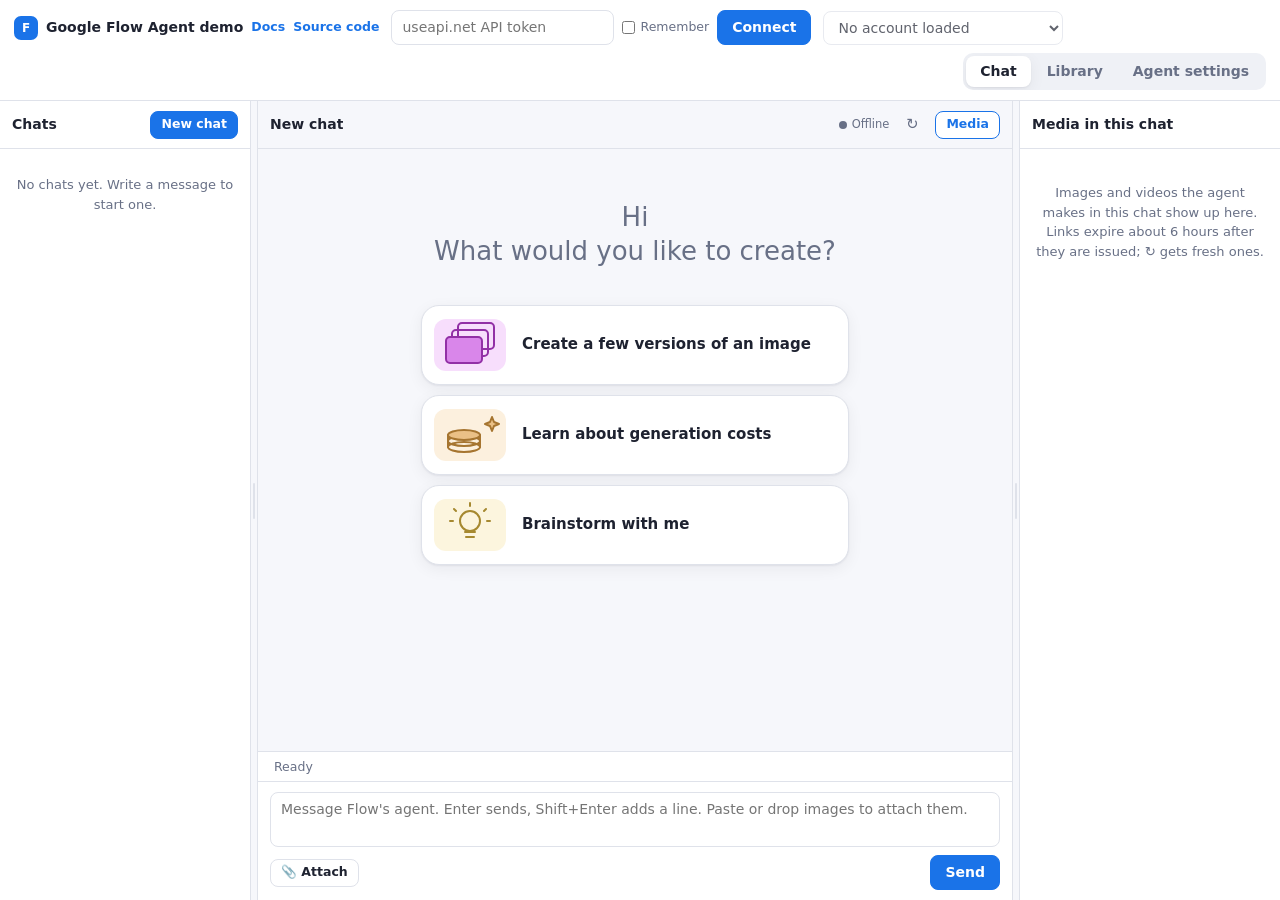
<file: google-flow-api-main/demo/index.html>
<!doctype html>
<html lang="en">
<head>
<meta charset="utf-8">
<meta name="viewport" content="width=device-width, initial-scale=1">
<title>Google Flow Agent API demo</title>
<meta name="description" content="A browser chat client for the useapi.net Google Flow Agent API: chat with Flow's agent, see its images and videos inline, attach uploads, characters and voices.">
<link rel="icon" href="data:image/svg+xml,%3Csvg xmlns='http://www.w3.org/2000/svg' viewBox='0 0 32 32'%3E%3Crect width='32' height='32' rx='8' fill='%231a73e8'/%3E%3Ctext x='16' y='22' font-family='Arial' font-size='16' font-weight='700' fill='white' text-anchor='middle'%3EF%3C/text%3E%3C/svg%3E">
<!--
  Google Flow Agent API demo (useapi.net): plain HTML, CSS and JavaScript in a few readable files. No framework, no build step,
  no dependencies. Open index.html in a browser (or serve the folder), paste your useapi.net API token, pick a Google Flow account.
  Docs: https://useapi.net/docs/api-google-flow-v1   Source: https://github.com/useapi/google-flow-api/tree/main/demo
  Files: api.js (API client), sse.js (the chat stream), render.js (messages, media, Markdown), app.js (the app), styles.css.
-->
<link rel="stylesheet" href="styles.css">
</head>
<body>
<div id="gf-app" class="gf-app">
  <header class="gf-top">
    <div class="gf-brand"><span class="gf-logo" aria-hidden="true">F</span>Google Flow Agent demo <span id="gf-dev-badge" class="gf-dev-badge" title="Calls go to the development API (api.useapi.net/v1-dev/google-flow)" hidden>DEV API</span> <a class="gf-doclink" href="https://useapi.net/docs/api-google-flow-v1" target="_blank" rel="noopener">Docs</a> <a class="gf-doclink gf-wide-only" href="https://github.com/useapi/google-flow-api/tree/main/demo" target="_blank" rel="noopener noreferrer" title="This page's source code on GitHub">Source code</a></div>
    <form id="gf-connect-form" class="gf-connect">
      <label class="gf-sr" for="gf-token">useapi.net API token</label>
      <input id="gf-token" type="password" placeholder="useapi.net API token" autocomplete="off" spellcheck="false">
      <label class="gf-check" title="Keeps the token in this browser tab (sessionStorage) until the tab closes"><input id="gf-remember" type="checkbox">Remember</label>
      <button id="gf-connect" class="gf-btn gf-btn-primary" type="submit">Connect</button>
    </form>
    <label class="gf-sr" for="gf-account">Google Flow account</label>
    <div class="gf-acct"><select id="gf-account" disabled><option value="">No account loaded</option></select></div>
    <div class="gf-tabs" role="tablist" aria-label="Demo sections">
      <button id="gf-tab-chat" class="gf-tab" type="button" role="tab" aria-controls="gf-panel-chat" aria-selected="true">Chat</button>
      <button id="gf-tab-library" class="gf-tab" type="button" role="tab" aria-controls="gf-panel-library" aria-selected="false" tabindex="-1">Library</button>
      <button id="gf-tab-settings" class="gf-tab" type="button" role="tab" aria-controls="gf-panel-settings" aria-selected="false" tabindex="-1">Agent settings</button>
    </div>
  </header>
  <div id="gf-top-msg" class="gf-top-msg" role="status" aria-live="polite" hidden></div>

  <section id="gf-panel-chat" class="gf-tabpanel" role="tabpanel" aria-labelledby="gf-tab-chat">
    <div id="gf-cols" class="gf-cols">
      <aside id="gf-pane-chats" class="gf-pane" aria-label="Chats">
        <div class="gf-pane-head">
          <h3>Chats</h3>
          <button id="gf-chats-close" class="gf-icon-btn gf-narrow-only" type="button" aria-label="Close the chat list" title="Close">&#x2715;</button>
          <button id="gf-new-chat" class="gf-btn gf-btn-sm gf-btn-primary" type="button">New chat</button>
        </div>
        <div class="gf-pane-body">
          <div id="gf-chats-caption" class="gf-list-caption" hidden><span id="gf-chats-age"></span> &middot; <button id="gf-refresh-chats" class="gf-link-btn" type="button" aria-label="Refresh the chat list" title="Refresh">&#x21bb;</button></div>
          <div id="gf-chat-list" class="gf-chat-list" role="list"></div>
          <div id="gf-chats-state" class="gf-state" role="status">Connect to see your chats.</div>
        </div>
      </aside>
      <div class="gf-split" data-side="left" role="separator" tabindex="0" aria-orientation="vertical" aria-controls="gf-pane-chats" aria-label="Resize the chat list (arrow keys)"></div>
      <section id="gf-convo" class="gf-pane gf-convo" aria-label="Conversation">
        <div class="gf-pane-head">
          <button id="gf-chats-toggle" class="gf-icon-btn gf-narrow-only" type="button" aria-controls="gf-pane-chats" aria-expanded="false" aria-label="Show the chat list" title="Chats">&#x2630;</button>
          <div class="gf-convo-title"><h3 id="gf-chat-title">New chat</h3><span id="gf-chat-status" class="gf-pill" hidden></span></div>
          <span id="gf-conn" class="gf-conn gf-conn-off" role="status"><span class="gf-dot"></span><span id="gf-conn-text" class="gf-conn-text">Offline</span></span>
          <button id="gf-reload" class="gf-icon-btn" type="button" title="Read the chat again (fresh media links)" aria-label="Read the chat again" disabled>&#x21bb;</button>
          <button id="gf-media-toggle" class="gf-btn gf-btn-sm gf-media-toggle" type="button" aria-controls="gf-pane-media" aria-expanded="true" title="Show or hide this chat's images and videos">Media <span id="gf-media-count" class="gf-count"></span></button>
        </div>
        <div id="gf-log" class="gf-log" tabindex="0" aria-label="Messages"></div>
        <div id="gf-drop" class="gf-drop" hidden>Drop images to attach them</div>
        <div class="gf-statusbar" role="status" aria-live="polite"><span id="gf-spinner" class="gf-spinner" hidden></span><span id="gf-activity">Ready</span></div>
        <div class="gf-composer">
          <div id="gf-attachments" class="gf-chips" aria-label="Attached to the next message"></div>
          <label class="gf-sr" for="gf-input">Message</label>
          <textarea id="gf-input" rows="2" placeholder="Message Flow's agent. Enter sends, Shift+Enter adds a line. Paste or drop images to attach them."></textarea>
          <div class="gf-composer-row">
            <div class="gf-attach-wrap">
              <button id="gf-attach" class="gf-btn gf-btn-sm" type="button" aria-haspopup="menu" aria-expanded="false" aria-controls="gf-attach-menu" title="Attach images, a video, voices or characters">&#x1F4CE; Attach</button>
              <div id="gf-attach-menu" class="gf-menu" role="menu" hidden>
                <button type="button" role="menuitem" data-attach="upload">Upload image<small>JPEG, PNG or WebP, up to 20 MB</small></button>
                <button type="button" role="menuitem" data-attach="media">Earlier images and videos<small>from your Flow project</small></button>
                <button type="button" role="menuitem" data-attach="characters">Characters<small>saved on the account</small></button>
                <button type="button" role="menuitem" data-attach="voices">Voices<small>built-in and your own</small></button>
              </div>
              <input id="gf-upload" class="gf-sr" type="file" accept="image/jpeg,image/png,image/webp" multiple tabindex="-1">
            </div>
            <span id="gf-composer-msg" class="gf-item-msg" role="status"></span>
            <button id="gf-send" class="gf-btn gf-btn-primary" type="button">Send</button>
          </div>
        </div>
      </section>
      <div class="gf-split" data-side="right" role="separator" tabindex="0" aria-orientation="vertical" aria-controls="gf-pane-media" aria-label="Resize the media panel (arrow keys)"></div>
      <aside id="gf-pane-media" class="gf-pane" aria-label="Images and videos in this chat">
        <div class="gf-pane-head"><h3>Media in this chat</h3><button id="gf-media-close" class="gf-icon-btn gf-narrow-only" type="button" aria-label="Close the media panel" title="Close">&#x2715;</button></div>
        <div class="gf-pane-body">
          <div id="gf-chat-media" class="gf-file-list" role="list"></div>
          <div id="gf-chat-media-state" class="gf-state">Images and videos the agent makes in this chat show up here. Links expire about 6 hours after they are issued; &#x21bb; gets fresh ones.</div>
        </div>
      </aside>
    </div>
  </section>

  <section id="gf-panel-library" class="gf-tabpanel gf-scroll" role="tabpanel" aria-labelledby="gf-tab-library" hidden>
    <div class="gf-toolbar">
      <label>Project<select id="gf-l-project"><option value="">Main project (API generations)</option></select></label>
      <label>Type<select id="gf-l-type"><option value="">Images and videos</option><option value="IMAGE">Images</option><option value="VIDEO">Videos</option></select></label>
      <label class="gf-check"><input id="gf-l-uploads" type="checkbox">Uploads only</label>
      <button id="gf-l-refresh" class="gf-btn" type="button">Refresh</button>
      <span class="gf-grow"></span>
      <label class="gf-btn gf-btn-primary gf-file-btn">Upload image<input id="gf-l-upload" class="gf-sr" type="file" accept="image/jpeg,image/png,image/webp" multiple></label>
    </div>
    <div id="gf-l-msg" class="gf-state" role="status"></div>
    <div id="gf-l-grid" class="gf-grid" role="list"></div>
    <div id="gf-l-state" class="gf-state" role="status">Connect to see the account's images and videos.</div>
    <button id="gf-l-more" class="gf-btn gf-btn-sm gf-more" type="button" hidden>Show more</button>
  </section>

  <section id="gf-panel-settings" class="gf-tabpanel gf-scroll" role="tabpanel" aria-labelledby="gf-tab-settings" hidden>
    <div class="gf-settings">
      <div class="gf-card">
        <div class="gf-card-head"><h3>Spending credits</h3><span id="gf-s-project" class="gf-muted gf-mono"></span><button id="gf-s-refresh" class="gf-btn gf-btn-sm" type="button">Refresh</button></div>
        <div class="gf-radio">
          <label><input type="radio" name="gf-approval" value="ask"><span>Ask first<small>The agent shows the cost and waits for Approve before it makes images or videos.</small></span></label>
          <label><input type="radio" name="gf-approval" value="auto"><span>Spend automatically<small>The agent makes images and videos without asking. Flow credits are spent at once.</small></span></label>
        </div>
      </div>
      <div class="gf-card">
        <div class="gf-card-head"><h3>Instructions</h3><span class="gf-muted">up to 3, followed in every chat</span></div>
        <div id="gf-s-instructions"></div>
      </div>
      <div class="gf-card">
        <div class="gf-card-head"><h3>Default models</h3></div>
        <div class="gf-defaults">
          <label>Image model<select id="gf-s-img-model"></select></label>
          <label>Aspect ratio<select id="gf-s-img-aspect"></select></label>
          <label>Count<select id="gf-s-img-count"></select></label>
          <label>Video model<select id="gf-s-vid-model"></select></label>
          <label>Aspect ratio<select id="gf-s-vid-aspect"></select></label>
          <label>Count<select id="gf-s-vid-count"></select></label>
        </div>
        <p id="gf-s-models-note" class="gf-item-msg" role="status"></p>
        <p class="gf-note">The agent picks its own model when nothing is set. The project here is the account's agent project, made with its first chat.</p>
      </div>
      <div class="gf-save-row"><button id="gf-s-save" class="gf-btn gf-btn-primary" type="button">Save settings</button><span id="gf-s-msg" class="gf-item-msg" role="status"></span></div>
    </div>
  </section>

  <dialog id="gf-picker" class="gf-dialog" aria-labelledby="gf-picker-title">
    <div class="gf-dialog-inner">
      <div class="gf-pane-head">
        <h3 id="gf-picker-title">Attach</h3>
        <div class="gf-tabs" role="tablist" aria-label="What to attach">
          <button class="gf-tab" type="button" role="tab" data-pick="media" aria-selected="true">Images and videos</button>
          <button class="gf-tab" type="button" role="tab" data-pick="characters" aria-selected="false" tabindex="-1">Characters</button>
          <button class="gf-tab" type="button" role="tab" data-pick="voices" aria-selected="false" tabindex="-1">Voices</button>
        </div>
        <button id="gf-picker-close" class="gf-icon-btn" type="button" aria-label="Close" title="Close">&#x2715;</button>
      </div>
      <div class="gf-toolbar" id="gf-picker-tools"></div>
      <div class="gf-dialog-body">
        <div id="gf-picker-msg" class="gf-state" role="status"></div>
        <div id="gf-picker-grid" class="gf-pick-grid" role="list"></div>
        <button id="gf-picker-more" class="gf-btn gf-btn-sm gf-more" type="button" hidden>Show more</button>
      </div>
    </div>
  </dialog>

  <dialog id="gf-lightbox" class="gf-lightbox" aria-label="Preview">
    <div class="gf-lb">
      <div class="gf-lb-bar">
        <span id="gf-lb-title" class="gf-lb-title"></span>
        <button id="gf-lb-prev" class="gf-icon-btn" type="button" aria-label="Previous" title="Previous (Left arrow)">&#x2039;</button>
        <button id="gf-lb-next" class="gf-icon-btn" type="button" aria-label="Next" title="Next (Right arrow)">&#x203A;</button>
        <button id="gf-lb-use" class="gf-btn gf-btn-sm" type="button">Use in next message</button>
        <button id="gf-lb-download" class="gf-btn gf-btn-sm" type="button">Download</button>
        <button id="gf-lb-close" class="gf-icon-btn" type="button" aria-label="Close" title="Close (Escape)">&#x2715;</button>
      </div>
      <div id="gf-lb-msg" class="gf-lb-msg" role="status"></div>
      <div id="gf-lb-stage" class="gf-lb-stage"></div>
    </div>
  </dialog>
</div>
<script src="api.js"></script>
<script src="sse.js"></script>
<script src="render.js"></script>
<script src="app.js"></script>
</body>
</html>
</file>
<file: google-flow-api-main/demo/styles.css>
/* Google Flow Agent API demo (useapi.net): the page's styles. Plain CSS, no build step.
   The visual language matches the Muse API demo (github.com/useapi/muse-api/tree/main/demo): the same tokens, controls and
   three-column layout, with a Google blue accent. */

/* The standalone page fills the browser window (100dvh keeps the composer above a phone's toolbars) */
html, body { margin: 0; height: 100%; background: #f6f7fb; }
@media (prefers-color-scheme: dark) { html, body { background: #14151b; } }

/* ===== Theme: design tokens. Every color is a variable on .gf-app, so the app can sit inside another page without changing
   that page. Light by default; the dark values follow prefers-color-scheme. ===== */
.gf-app {
  --gf-bg: #f6f7fb; --gf-panel: #ffffff; --gf-sunk: #eff1f6; --gf-border: #dfe2ea; --gf-text: #1e2230; --gf-muted: #687086;
  --gf-accent: #1a73e8; --gf-accent-soft: rgba(26, 115, 232, 0.12); --gf-on-accent: #ffffff;
  --gf-user: #e3edfd; --gf-agent: #ffffff; --gf-danger: #c42b3b; --gf-danger-soft: rgba(196, 43, 59, 0.1);
  --gf-ok: #18794a; --gf-warn: #9a5b00; --gf-warn-soft: #fff6e3; --gf-warn-border: #f0c97a;
  --gf-shadow: 0 1px 2px rgba(20, 22, 40, 0.06), 0 4px 16px rgba(20, 22, 40, 0.06);
  --gf-left: 250px; --gf-right: 260px;
  color-scheme: light;
}
@media (prefers-color-scheme: dark) {
  .gf-app {
    --gf-bg: #14151b; --gf-panel: #1c1e26; --gf-sunk: #252833; --gf-border: #31354a; --gf-text: #e7e8f0; --gf-muted: #9aa1b6;
    --gf-accent: #7cacf8; --gf-accent-soft: rgba(124, 172, 248, 0.16); --gf-on-accent: #10141c;
    --gf-user: #1f3050; --gf-agent: #1f2129; --gf-danger: #ff7a86; --gf-danger-soft: rgba(255, 122, 134, 0.12);
    --gf-ok: #57d095; --gf-warn: #f2bd61; --gf-warn-soft: #2e2615; --gf-warn-border: #6b5220;
    --gf-shadow: 0 1px 2px rgba(0, 0, 0, 0.3), 0 4px 16px rgba(0, 0, 0, 0.25);
    /* native scrollbars and form controls (the message box) follow the dark theme */
    color-scheme: dark;
  }
}

/* ===== Base ===== */
.gf-app { container-type: inline-size; display: flex; flex-direction: column; height: 100vh; height: 100dvh; background: var(--gf-bg); color: var(--gf-text); overflow: hidden; font: 14px/1.5 system-ui, -apple-system, "Segoe UI", Roboto, Helvetica, Arial, sans-serif; text-align: left; }
.gf-app *, .gf-app *::before, .gf-app *::after { box-sizing: border-box; }
/* :where() keeps these at the lowest specificity, so every class below (button colors, sizes) wins over them */
:where(#gf-app) :where(button, input, select, textarea) { font: inherit; color: inherit; margin: 0; }
:where(#gf-app) button { color: var(--gf-text); }
#gf-app p { margin: 0 0 0.6em; }
#gf-app h3 { margin: 0; font-size: 14px; font-weight: 650; line-height: 1.3; }
#gf-app ul, #gf-app ol { margin: 0.3em 0 0.6em; padding-left: 1.4em; }
#gf-app code { font: 12.5px/1.4 ui-monospace, SFMono-Regular, Menlo, Consolas, monospace; background: var(--gf-sunk); border-radius: 4px; padding: 0.1em 0.35em; }
#gf-app pre { max-width: 100%; background: var(--gf-sunk); border-radius: 8px; padding: 10px; overflow-x: auto; margin: 0.4em 0; font: 12px/1.45 ui-monospace, SFMono-Regular, Menlo, Consolas, monospace; }
#gf-app pre code { padding: 0; background: none; }
#gf-app a { color: var(--gf-accent); }
/* the hidden attribute always wins over a class's display (a status pill, the Steps toggle, a drawer) */
#gf-app [hidden] { display: none !important; }
.gf-sr { position: absolute !important; width: 1px; height: 1px; padding: 0; margin: -1px; overflow: hidden; clip: rect(0 0 0 0); white-space: nowrap; border: 0; }
.gf-app :focus-visible { outline: 2px solid var(--gf-accent); outline-offset: 2px; }
.gf-muted { color: var(--gf-muted); }
.gf-mono { font-family: ui-monospace, SFMono-Regular, Menlo, Consolas, monospace; font-size: 12px; overflow-wrap: anywhere; }
.gf-narrow-only { display: none !important; }

/* ===== Controls ===== */
.gf-app input[type=password], .gf-app input[type=url], .gf-app input[type=text], .gf-app input[type=search], .gf-app select, .gf-app textarea { background: var(--gf-panel); border: 1px solid var(--gf-border); border-radius: 8px; padding: 6px 10px; min-height: 34px; }
.gf-app select { padding-right: 6px; max-width: 100%; }
.gf-btn { display: inline-flex; align-items: center; justify-content: center; gap: 6px; min-height: 34px; padding: 6px 14px; border: 1px solid var(--gf-border); border-radius: 8px; background: var(--gf-panel); color: var(--gf-text); font-weight: 600; cursor: pointer; white-space: nowrap; text-decoration: none; }
.gf-btn:hover { border-color: var(--gf-accent); }
.gf-btn:disabled { opacity: 0.5; cursor: default; border-color: var(--gf-border); }
.gf-btn-primary { background: var(--gf-accent); border-color: var(--gf-accent); color: var(--gf-on-accent); }
.gf-btn-danger { color: var(--gf-danger); }
.gf-btn-sm, #gf-app .gf-btn-sm { min-height: 28px; padding: 3px 10px; font-size: 12.5px; }
.gf-icon-btn { display: inline-flex; align-items: center; justify-content: center; width: 30px; height: 30px; border: 1px solid transparent; border-radius: 8px; background: transparent; color: var(--gf-muted); cursor: pointer; font-size: 15px; padding: 0; }
.gf-icon-btn:hover { background: var(--gf-sunk); color: var(--gf-text); }
.gf-busy { position: relative; color: transparent !important; }
.gf-busy::after { content: ""; position: absolute; width: 14px; height: 14px; border: 2px solid var(--gf-muted); border-top-color: transparent; border-radius: 50%; animation: gf-spin 0.8s linear infinite; }
.gf-btn-primary.gf-busy::after { border-color: var(--gf-on-accent); border-top-color: transparent; }
.gf-file-btn { position: relative; }
.gf-file-btn:focus-within { outline: 2px solid var(--gf-accent); outline-offset: 2px; }
.gf-check { display: inline-flex; align-items: center; gap: 6px; font-size: 12.5px; color: var(--gf-muted); white-space: nowrap; cursor: pointer; }
.gf-pill { display: inline-block; padding: 1px 8px; border-radius: 999px; font-size: 11px; font-weight: 650; background: var(--gf-sunk); color: var(--gf-muted); max-width: 100%; overflow: hidden; text-overflow: ellipsis; white-space: nowrap; vertical-align: middle; flex: 0 1 auto; min-width: 0; }
.gf-pill-running, .gf-pill-queued, .gf-pill-pending { background: var(--gf-accent-soft); color: var(--gf-accent); }
.gf-pill-idle, .gf-pill-completed { color: var(--gf-ok); }
.gf-pill-failed, .gf-pill-error { color: var(--gf-danger); }
.gf-pill-waiting_approval { background: var(--gf-warn-soft); color: var(--gf-warn); }
.gf-item-msg { font-size: 12.5px; color: var(--gf-muted); white-space: pre-line; overflow-wrap: anywhere; }
.gf-item-msg:empty { display: none; }
.gf-msg-error { color: var(--gf-danger) !important; }
.gf-msg-ok { color: var(--gf-ok) !important; }
.gf-confirm { display: flex; flex-wrap: wrap; align-items: center; gap: 6px; padding: 6px 8px; margin-top: 6px; border-radius: 8px; background: var(--gf-danger-soft); font-size: 12.5px; }
.gf-confirm span { flex: 1 1 120px; }
.gf-state { padding: 14px; text-align: center; color: var(--gf-muted); font-size: 13px; }
.gf-state:empty { display: none; }
.gf-link-btn { padding: 0 4px; border: 0; border-radius: 6px; background: transparent; color: var(--gf-accent); font-size: 13px; line-height: 1.4; cursor: pointer; }
.gf-link-btn:hover { background: var(--gf-sunk); }
.gf-link-btn:disabled { opacity: 0.4; cursor: default; background: transparent; }

/* ===== Top bar: brand and links, token form, account picker, tabs ===== */
.gf-top { display: flex; flex-wrap: wrap; align-items: center; gap: 8px 12px; padding: 10px 14px; background: var(--gf-panel); border-bottom: 1px solid var(--gf-border); }
.gf-brand { display: flex; align-items: center; gap: 8px; font-weight: 700; white-space: nowrap; }
.gf-logo { display: inline-grid; place-items: center; width: 24px; height: 24px; border-radius: 7px; background: var(--gf-accent); color: var(--gf-on-accent); font-size: 12px; }
.gf-dev-badge { padding: 1px 7px; border-radius: 999px; background: var(--gf-warn-soft); border: 1px solid var(--gf-warn-border); color: var(--gf-warn); font-size: 10.5px; font-weight: 700; letter-spacing: 0.04em; }
.gf-dev-badge[hidden] { display: none; }
.gf-doclink { font-size: 12.5px; font-weight: 600; color: var(--gf-accent); text-decoration: none; white-space: nowrap; }
.gf-doclink:hover { text-decoration: underline; }
.gf-connect { display: flex; flex-wrap: wrap; align-items: center; gap: 8px; flex: 1 1 360px; max-width: 420px; min-width: 0; }
.gf-connect input[type=password] { flex: 1 1 160px; min-width: 0; max-width: 240px; }
.gf-acct { display: flex; flex: 0 1 240px; min-width: min(180px, 100%); }
#gf-account { width: 100%; min-width: 0; }
.gf-tabs { display: flex; gap: 2px; max-width: 100%; padding: 3px; border-radius: 10px; background: var(--gf-sunk); overflow-x: auto; scrollbar-width: none; }
.gf-top > .gf-tabs { margin-left: auto; }
.gf-tab { flex: none; border: 0; background: transparent; padding: 5px 14px; border-radius: 8px; cursor: pointer; color: var(--gf-muted); font-weight: 650; white-space: nowrap; }
.gf-tab[aria-selected=true] { background: var(--gf-panel); color: var(--gf-text); box-shadow: var(--gf-shadow); }
.gf-top-msg { padding: 8px 14px; font-size: 13px; background: var(--gf-accent-soft); border-bottom: 1px solid var(--gf-border); }
.gf-top-msg.gf-msg-error { background: var(--gf-danger-soft); }
.gf-tabpanel { flex: 1; min-height: 0; display: flex; flex-direction: column; }
.gf-tabpanel[hidden] { display: none; }
.gf-scroll { overflow: auto; }

/* ===== Chat tab: three resizable columns (chat list | conversation | the chat's media) ===== */
.gf-cols { flex: 1; min-height: 0; display: grid; grid-template-columns: var(--gf-left) 8px minmax(260px, 1fr) 8px var(--gf-right); }
.gf-cols.gf-media-closed { grid-template-columns: var(--gf-left) 8px minmax(260px, 1fr); }
.gf-media-closed > [data-side=right], .gf-media-closed > #gf-pane-media { display: none; }
.gf-pane { display: flex; flex-direction: column; min-width: 0; min-height: 0; background: var(--gf-panel); }
.gf-pane-head { display: flex; align-items: center; gap: 8px; min-height: 48px; padding: 8px 12px; border-bottom: 1px solid var(--gf-border); }
.gf-pane-head h3 { flex: 1; min-width: 0; overflow: hidden; text-overflow: ellipsis; white-space: nowrap; }
.gf-pane-body { flex: 1; min-height: 0; overflow-x: hidden; overflow-y: auto; }
.gf-split { position: relative; background: var(--gf-bg); border-left: 1px solid var(--gf-border); border-right: 1px solid var(--gf-border); cursor: col-resize; touch-action: none; }
.gf-split::after { content: ""; position: absolute; left: 2px; top: 50%; width: 2px; height: 36px; margin-top: -18px; border-radius: 2px; background: var(--gf-border); }
.gf-split:hover::after, .gf-split:focus-visible::after, .gf-split.gf-dragging::after { background: var(--gf-accent); }

/* chat list */
.gf-list-caption { display: flex; align-items: center; gap: 4px; padding: 6px 12px 0; font-size: 11.5px; color: var(--gf-muted); }
.gf-list-caption[hidden] { display: none; }
.gf-chat-list { padding: 6px; min-width: 0; }
.gf-chat-item { position: relative; min-width: 0; border-radius: 9px; margin-bottom: 2px; }
.gf-chat-item:hover { background: var(--gf-sunk); }
.gf-chat-item.gf-current { background: var(--gf-accent-soft); }
.gf-chat-open { display: block; width: 100%; min-width: 0; padding: 8px 10px; border: 0; background: transparent; text-align: left; cursor: pointer; border-radius: 9px; }
.gf-chat-title { display: block; padding-right: 54px; font-weight: 600; overflow: hidden; text-overflow: ellipsis; white-space: nowrap; }
.gf-chat-meta { display: flex; align-items: center; gap: 6px; min-width: 0; margin-top: 2px; font-size: 11.5px; color: var(--gf-muted); white-space: nowrap; overflow: hidden; }
.gf-chat-date { flex: none; margin-left: auto; }
.gf-chat-actions { position: absolute; top: 6px; right: 4px; display: flex; gap: 2px; opacity: 0; }
.gf-chat-actions .gf-icon-btn { width: 26px; height: 26px; font-size: 12px; }
.gf-chat-item:hover > .gf-chat-actions, .gf-chat-item.gf-current > .gf-chat-actions, .gf-chat-actions:focus-within { opacity: 1; }
.gf-chat-item > .gf-item-msg, .gf-chat-item > .gf-confirm, .gf-chat-item > .gf-rename { margin: 0 6px 6px; }
.gf-rename { display: flex; gap: 4px; }
.gf-rename input { flex: 1; min-width: 0; }

/* conversation header */
.gf-convo { background: var(--gf-bg); position: relative; }
.gf-convo-title { flex: 1; min-width: 0; display: flex; align-items: center; gap: 8px; }
.gf-convo-title h3 { flex: 0 1 auto; }
.gf-convo-title .gf-pill, .gf-chat-meta .gf-pill { flex: none; overflow: visible; }
.gf-media-toggle { flex: none; }
.gf-media-toggle[aria-expanded=true] { border-color: var(--gf-accent); color: var(--gf-accent); }
.gf-count { display: inline-block; min-width: 18px; padding: 0 5px; border-radius: 999px; background: var(--gf-accent); color: var(--gf-on-accent); font-size: 10.5px; line-height: 16px; text-align: center; }
.gf-count:empty { display: none; }
.gf-conn { display: inline-flex; flex: none; align-items: center; gap: 5px; font-size: 11.5px; color: var(--gf-muted); white-space: nowrap; }
.gf-dot { width: 8px; height: 8px; border-radius: 50%; background: var(--gf-muted); }
.gf-conn-live .gf-dot { background: var(--gf-ok); box-shadow: 0 0 0 3px rgba(24, 121, 74, 0.18); }
.gf-conn-connecting .gf-dot, .gf-conn-retry .gf-dot { background: var(--gf-warn); animation: gf-pulse 1.2s ease-in-out infinite; }
.gf-conn-off .gf-dot { background: var(--gf-muted); }
.gf-conn-error .gf-dot { background: var(--gf-danger); }

/* messages */
.gf-log { flex: 1; min-height: 0; overflow-y: auto; padding: 16px; }
.gf-msgs { display: flex; flex-direction: column; gap: 10px; }
.gf-turn { display: flex; flex-direction: column; gap: 8px; }
.gf-empty { margin: auto; width: min(440px, 100%); padding: 36px 6px; text-align: center; color: var(--gf-muted); }
/* the new-chat screen: greeting, then 3 starter cards (Flow's empty state) */
.gf-greeting h2 { margin: 0; font-size: 26px; font-weight: 450; line-height: 1.3; color: var(--gf-muted); }
.gf-starters { display: flex; flex-direction: column; gap: 10px; margin-top: 36px; }
#gf-app .gf-starter { display: flex; align-items: center; gap: 16px; min-height: 80px; padding: 12px 18px 12px 12px; border: 1px solid var(--gf-border); border-radius: 18px; background: var(--gf-panel); color: var(--gf-text); font-size: 15px; font-weight: 600; text-align: left; cursor: pointer; box-shadow: var(--gf-shadow); transition: border-color .15s, transform .15s; }
#gf-app .gf-starter:hover { border-color: var(--gf-accent); transform: translateY(-1px); }
.gf-starter-art { flex: none; width: 72px; height: 52px; border-radius: 12px; background: hsl(var(--h) 85% 93%); fill: none; stroke: hsl(var(--h) 55% 42%); stroke-width: 2; stroke-linecap: round; stroke-linejoin: round; }
.gf-starter-art .f { fill: hsl(var(--h) 70% 72%); }
@media (prefers-color-scheme: dark) {
  .gf-starter-art { background: hsl(var(--h) 35% 22%); stroke: hsl(var(--h) 75% 74%); }
  .gf-starter-art .f { fill: hsl(var(--h) 45% 42%); }
}
.gf-msg { min-width: 0; max-width: min(720px, 92%); padding: 9px 13px; border-radius: 14px; line-height: 1.55; overflow-wrap: anywhere; }
.gf-user { align-self: flex-end; background: var(--gf-user); border-bottom-right-radius: 4px; }
.gf-user .gf-text { white-space: pre-wrap; }
.gf-assistant { align-self: flex-start; background: var(--gf-agent); border: 1px solid var(--gf-border); border-bottom-left-radius: 4px; }
.gf-assistant.gf-wide { width: min(720px, 92%); }
.gf-pending { opacity: 0.6; }
.gf-role { display: flex; align-items: center; gap: 8px; margin-bottom: 2px; font-size: 10.5px; font-weight: 700; letter-spacing: 0.05em; text-transform: uppercase; color: var(--gf-muted); }
.gf-text > :last-child { margin-bottom: 0 !important; }
.gf-text .gf-h { margin: 0.4em 0 0.3em; font-weight: 700; }
.gf-parts { display: flex; flex-direction: column; gap: 6px; }
.gf-parts:empty { display: none; }
.gf-working { display: inline-flex; align-items: center; gap: 8px; color: var(--gf-muted); font-size: 13px; }
.gf-working[hidden] { display: none; }
.gf-note-line { align-self: center; max-width: 90%; padding: 3px 10px; border-radius: 999px; background: var(--gf-sunk); color: var(--gf-muted); font-size: 12px; text-align: center; }
.gf-turn-error { align-self: flex-start; max-width: min(720px, 92%); padding: 8px 12px; border-radius: 10px; background: var(--gf-danger-soft); color: var(--gf-danger); font-size: 13px; }
.gf-agent-error { color: var(--gf-danger); font-size: 13px; }
.gf-choices { display: flex; flex-wrap: wrap; gap: 6px; margin-top: 4px; }
.gf-choices .gf-btn { flex-direction: column; align-items: flex-start; max-width: 280px; white-space: normal; text-align: left; }
.gf-choices small { font-weight: 400; color: var(--gf-muted); }
.gf-choice-tiles { display: grid; grid-template-columns: repeat(auto-fill, minmax(190px, 1fr)); gap: 8px; margin-top: 4px; }
#gf-app .gf-choice-tile { display: flex; align-items: center; gap: 10px; min-width: 0; padding: 6px 10px 6px 6px; border: 1px solid var(--gf-border); border-radius: 10px; background: var(--gf-panel); color: var(--gf-text); text-align: left; cursor: pointer; }
#gf-app .gf-choice-tile:hover { border-color: var(--gf-accent); }
.gf-choice-thumb { flex: none; width: 64px; height: 40px; border-radius: 6px; overflow: hidden; background: var(--gf-sunk); }
.gf-choice-thumb { position: relative; }
.gf-choice-thumb img, .gf-choice-thumb video { display: block; width: 100%; height: 100%; object-fit: cover; }
.gf-tile-play { position: absolute; inset: 0; display: grid; place-items: center; pointer-events: none; }
.gf-tile-play::before { content: "\25B6"; display: grid; place-items: center; width: 20px; height: 20px; border-radius: 50%; background: rgba(0, 0, 0, 0.55); color: #fff; font-size: 9px; padding-left: 2px; }
.gf-choice-text { display: flex; flex-direction: column; min-width: 0; line-height: 1.3; }
.gf-choice-text strong { font-size: 13px; }
.gf-choice-text small { overflow: hidden; text-overflow: ellipsis; white-space: nowrap; color: var(--gf-muted); font-size: 11.5px; }
.gf-chips { display: flex; flex-wrap: wrap; gap: 6px; }
.gf-chips:empty { display: none; }
.gf-msg .gf-chips { margin-top: 6px; }
.gf-chip { display: inline-flex; align-items: center; gap: 6px; max-width: 100%; padding: 2px 4px 2px 4px; border-radius: 999px; background: var(--gf-sunk); border: 1px solid var(--gf-border); font-size: 12px; }
.gf-msg .gf-chip { background: rgba(255, 255, 255, 0.35); padding: 2px 10px; }
.gf-chip-thumb { width: 26px; height: 26px; border-radius: 50%; object-fit: cover; background: var(--gf-border); flex: none; display: inline-grid; place-items: center; font-size: 11px; font-weight: 700; color: var(--gf-muted); overflow: hidden; }
.gf-chip-label { display: flex; flex-direction: column; min-width: 0; line-height: 1.2; }
.gf-chip-label span { overflow: hidden; text-overflow: ellipsis; white-space: nowrap; max-width: 180px; }
.gf-chip-label .gf-mention { font: 11px ui-monospace, SFMono-Regular, Menlo, Consolas, monospace; color: var(--gf-accent); background: none; border: 0; padding: 0; cursor: pointer; text-align: left; }
.gf-chip .gf-icon-btn { width: 22px; height: 22px; font-size: 11px; }
.gf-chip-uploading { opacity: 0.7; }
.gf-chip-error { border-color: var(--gf-danger); color: var(--gf-danger); }

/* steps: thinking and tool calls, collapsed */
.gf-steps { font-size: 12.5px; color: var(--gf-muted); }
.gf-steps > summary { cursor: pointer; list-style: none; display: inline-flex; align-items: center; gap: 6px; padding: 1px 8px; border-radius: 999px; background: var(--gf-sunk); font-weight: 600; font-size: 11.5px; }
.gf-steps > summary::-webkit-details-marker { display: none; }
.gf-steps > summary::before { content: "\25B8"; font-size: 9px; }
.gf-steps[open] > summary::before { content: "\25BE"; }
.gf-steps-body { display: flex; flex-direction: column; gap: 6px; margin-top: 6px; padding-left: 10px; border-left: 2px solid var(--gf-border); }
.gf-step-title { font-weight: 650; color: var(--gf-text); }
.gf-step pre { max-height: 220px; }
.gf-step-tool { font-family: ui-monospace, SFMono-Regular, Menlo, Consolas, monospace; font-size: 12px; color: var(--gf-text); }
.gf-step-failed .gf-step-tool { color: var(--gf-danger); }

/* results: the images and videos a turn made, inline */
.gf-results { display: grid; grid-template-columns: repeat(auto-fill, minmax(200px, 1fr)); gap: 8px; margin-top: 6px; }
.gf-results:empty { display: none; }
.gf-figure { margin: 0; display: flex; flex-direction: column; gap: 4px; min-width: 0; }
.gf-preview { position: relative; display: flex; align-items: center; justify-content: center; min-height: 120px; aspect-ratio: 16 / 10; border-radius: 10px; background: var(--gf-sunk); overflow: hidden; color: var(--gf-muted); font-size: 12px; border: 0; padding: 0; width: 100%; cursor: zoom-in; }
.gf-preview img, .gf-preview video { display: block; width: 100%; height: 100%; object-fit: cover; }
.gf-preview .gf-play { position: absolute; inset: 0; display: grid; place-items: center; pointer-events: none; }
.gf-preview .gf-play::before { content: "\25B6"; display: grid; place-items: center; width: 42px; height: 42px; border-radius: 50%; background: rgba(0, 0, 0, 0.55); color: #fff; font-size: 16px; padding-left: 3px; }
.gf-preview-wait { flex-direction: column; gap: 8px; cursor: default; }
.gf-preview-failed { color: var(--gf-danger); cursor: default; padding: 10px; text-align: center; }
.gf-figcap { display: flex; align-items: center; gap: 6px; font-size: 12px; color: var(--gf-muted); min-width: 0; }
.gf-figcap > span:first-child { flex: 1; min-width: 0; overflow: hidden; text-overflow: ellipsis; white-space: nowrap; }
.gf-actions { display: flex; flex-wrap: wrap; gap: 4px; }
/* a result's buttons wrap inside its column (a phone shows two narrow columns) */
#gf-app .gf-figure .gf-actions .gf-btn { flex: 1 1 auto; min-width: 0; max-width: 100%; white-space: normal; text-align: center; line-height: 1.25; }
.gf-actions:empty { display: none; }
.gf-loading { background: linear-gradient(90deg, var(--gf-sunk) 0%, var(--gf-border) 50%, var(--gf-sunk) 100%); background-size: 200% 100%; animation: gf-shimmer 1.4s ease-in-out infinite; }

/* approval card */
.gf-approval { align-self: stretch; min-width: 0; max-width: 720px; padding: 12px 14px; border: 1px solid var(--gf-warn-border); border-left: 4px solid var(--gf-warn); border-radius: 10px; background: var(--gf-warn-soft); }
.gf-approval-title { font-weight: 700; }
.gf-approval p { margin: 2px 0 6px !important; }
.gf-approval-done { border-left-color: var(--gf-border); background: var(--gf-panel); }
.gf-approval .gf-actions { margin-top: 8px; gap: 6px; }

/* status bar and composer */
.gf-statusbar { display: flex; align-items: center; gap: 8px; min-height: 30px; padding: 4px 16px; font-size: 12.5px; color: var(--gf-muted); border-top: 1px solid var(--gf-border); background: var(--gf-panel); }
.gf-statusbar span:last-child { overflow: hidden; text-overflow: ellipsis; white-space: nowrap; }
.gf-spinner { flex: none; width: 12px; height: 12px; border: 2px solid var(--gf-accent); border-top-color: transparent; border-radius: 50%; animation: gf-spin 0.8s linear infinite; }
.gf-spinner[hidden] { display: none; }
.gf-composer { position: relative; display: flex; flex-direction: column; gap: 8px; padding: 10px 12px; border-top: 1px solid var(--gf-border); background: var(--gf-panel); }
.gf-composer textarea { width: 100%; min-height: 44px; max-height: 180px; resize: none; line-height: 1.45; }
.gf-composer-row { display: flex; flex-wrap: wrap; align-items: center; gap: 8px; }
.gf-composer-row .gf-item-msg { flex: 1 1 120px; }
#gf-send { margin-left: auto; }
/* the Attach menu opens above the whole composer (positioned on .gf-composer), so it never covers the attachment chips */
.gf-attach-wrap { position: static; }
.gf-menu { position: absolute; bottom: calc(100% + 6px); left: 12px; z-index: 20; display: flex; flex-direction: column; min-width: 220px; padding: 4px; border: 1px solid var(--gf-border); border-radius: 10px; background: var(--gf-panel); box-shadow: var(--gf-shadow); }
.gf-menu[hidden] { display: none; }
.gf-menu button { display: flex; flex-direction: column; align-items: flex-start; gap: 0; padding: 7px 10px; border: 0; border-radius: 7px; background: transparent; cursor: pointer; text-align: left; }
.gf-menu button:hover, .gf-menu button:focus-visible { background: var(--gf-sunk); }
.gf-menu small { color: var(--gf-muted); font-size: 11.5px; }
.gf-drop { position: absolute; inset: 0; z-index: 15; display: grid; place-items: center; background: var(--gf-accent-soft); border: 2px dashed var(--gf-accent); border-radius: 12px; color: var(--gf-accent); font-weight: 700; font-size: 15px; pointer-events: none; }
.gf-drop[hidden] { display: none; }
.gf-grow { flex: 1; }

/* ===== Media cards: the chat's media panel and the Library ===== */
.gf-file-list { display: flex; flex-direction: column; gap: 10px; padding: 10px; }
.gf-file { display: flex; flex-direction: column; gap: 6px; padding: 8px; border: 1px solid var(--gf-border); border-radius: 10px; background: var(--gf-panel); min-width: 0; }
.gf-file-name { font-weight: 600; font-size: 12.5px; overflow: hidden; text-overflow: ellipsis; white-space: nowrap; }
.gf-file-meta { font-size: 11.5px; color: var(--gf-muted); }
.gf-ref { display: flex; align-items: center; gap: 4px; min-width: 0; }
.gf-ref code { flex: 1; min-width: 0; overflow: hidden; text-overflow: ellipsis; white-space: nowrap; font-size: 11px !important; }
.gf-toolbar { display: flex; flex-wrap: wrap; align-items: flex-end; gap: 10px; padding: 12px 16px; border-bottom: 1px solid var(--gf-border); background: var(--gf-panel); }
.gf-toolbar label:not(.gf-btn):not(.gf-check) { display: flex; flex-direction: column; gap: 2px; font-size: 11.5px; font-weight: 600; color: var(--gf-muted); }
.gf-grid { display: grid; grid-template-columns: repeat(auto-fill, minmax(190px, 1fr)); gap: 12px; padding: 14px 16px; }
.gf-grid:empty { display: none; }
.gf-more { display: block; margin: 8px auto 14px; }

/* ===== Picker dialog: earlier images and videos, characters, voices ===== */
.gf-dialog { width: min(760px, calc(100vw - 24px)); max-height: calc(100dvh - 24px); padding: 0; border: 1px solid var(--gf-border); border-radius: 14px; background: var(--gf-panel); color: var(--gf-text); box-shadow: var(--gf-shadow); }
.gf-dialog::backdrop { background: rgba(10, 12, 20, 0.5); }
.gf-dialog-inner { display: flex; flex-direction: column; max-height: calc(100dvh - 26px); }
.gf-dialog .gf-pane-head { flex: none; }
.gf-dialog-body { flex: 1; min-height: 0; overflow-y: auto; }
.gf-pick-grid { display: grid; grid-template-columns: repeat(auto-fill, minmax(140px, 1fr)); gap: 10px; padding: 12px; }
.gf-pick-grid:empty { display: none; }
.gf-pick { display: flex; flex-direction: column; gap: 4px; padding: 6px; border: 1px solid var(--gf-border); border-radius: 10px; background: var(--gf-panel); cursor: pointer; text-align: left; min-width: 0; }
.gf-pick:hover, .gf-pick:focus-visible { border-color: var(--gf-accent); }
.gf-pick[aria-pressed=true] { border-color: var(--gf-accent); background: var(--gf-accent-soft); }
.gf-pick .gf-preview { min-height: 90px; cursor: pointer; }
.gf-pick-name { font-size: 12px; font-weight: 600; overflow: hidden; text-overflow: ellipsis; white-space: nowrap; }
.gf-pick-meta { font-size: 11px; color: var(--gf-muted); }
.gf-avatar { display: grid; place-items: center; aspect-ratio: 16 / 10; border-radius: 10px; background: var(--gf-accent-soft); color: var(--gf-accent); font-size: 28px; font-weight: 700; }

/* ===== Lightbox: a result full size (image zoom, video player) ===== */
.gf-lightbox { width: 100vw; height: 100dvh; max-width: none; max-height: none; margin: 0; padding: 0; border: 0; background: rgba(8, 9, 14, 0.94); color: #e7e8f0; }
.gf-lightbox::backdrop { background: rgba(8, 9, 14, 0.94); }
.gf-lb { display: flex; flex-direction: column; height: 100%; }
.gf-lb-bar { display: flex; flex-wrap: wrap; align-items: center; gap: 8px; padding: 10px 14px; }
.gf-lb-bar .gf-btn { background: rgba(255, 255, 255, 0.08); border-color: rgba(255, 255, 255, 0.18); color: #e7e8f0; }
.gf-lb-bar .gf-icon-btn { color: #e7e8f0; }
.gf-lb-bar .gf-icon-btn:hover { background: rgba(255, 255, 255, 0.12); }
.gf-lb-title { flex: 1; min-width: 0; overflow: hidden; text-overflow: ellipsis; white-space: nowrap; font-weight: 600; }
.gf-lb-stage { flex: 1; min-height: 0; display: grid; place-items: center; overflow: auto; padding: 0 14px 14px; }
.gf-lb-stage img { max-width: 100%; max-height: 100%; object-fit: contain; cursor: zoom-in; }
.gf-lb-stage.gf-zoomed { place-items: start; }
.gf-lb-stage.gf-zoomed img { max-width: none; max-height: none; cursor: zoom-out; }
.gf-lb-stage video { max-width: 100%; max-height: 100%; background: #000; }
.gf-lb-msg { padding: 0 14px 10px; font-size: 12.5px; color: #c9ccd8; }
.gf-lb-msg:empty { display: none; }

/* ===== Settings tab ===== */
.gf-settings { display: flex; flex-direction: column; gap: 14px; padding: 16px; max-width: 860px; }
.gf-card { padding: 14px 16px; border: 1px solid var(--gf-border); border-radius: 12px; background: var(--gf-panel); box-shadow: var(--gf-shadow); }
.gf-card-head { display: flex; align-items: center; gap: 8px; margin-bottom: 10px; }
.gf-card-head h3 { flex: 1; }
.gf-radio { display: flex; flex-direction: column; gap: 6px; }
.gf-radio label { display: flex; align-items: flex-start; gap: 8px; cursor: pointer; }
.gf-radio small { display: block; color: var(--gf-muted); }
.gf-instruction { display: flex; flex-direction: column; gap: 6px; padding: 10px 0; border-bottom: 1px dashed var(--gf-border); }
.gf-instruction:last-child { border-bottom: 0; }
.gf-instruction-head { display: flex; gap: 8px; align-items: center; }
.gf-instruction-head input[type=text] { flex: 1; min-width: 0; }
.gf-instruction textarea { width: 100%; resize: vertical; }
.gf-defaults { display: grid; grid-template-columns: 2fr 1fr 1fr; gap: 8px 12px; }
.gf-defaults label { display: flex; flex-direction: column; gap: 2px; font-size: 12px; font-weight: 600; color: var(--gf-muted); }
#gf-app #gf-s-models-note { margin: 8px 0 0; }
.gf-note { margin: 10px 0 0 !important; padding: 8px 10px; border-radius: 8px; background: var(--gf-warn-soft); color: var(--gf-text); font-size: 12.5px; }
.gf-save-row { display: flex; align-items: center; gap: 10px; }

/* ===== Phones and narrow windows: the conversation fills the screen, the chat list and the media panel slide in as drawers ===== */
@container (max-width: 640px) {
  .gf-cols { position: relative; display: flex; flex-direction: column; }
  .gf-split { display: none; }
  .gf-convo { flex: 1; min-height: 0; }
  #gf-pane-chats, #gf-pane-media { position: absolute; top: 0; bottom: 0; z-index: 25; width: min(86%, 320px); box-shadow: var(--gf-shadow); display: none; }
  #gf-pane-chats { left: 0; border-right: 1px solid var(--gf-border); }
  #gf-pane-media { right: 0; border-left: 1px solid var(--gf-border); }
  .gf-cols.gf-chats-open #gf-pane-chats, .gf-cols:not(.gf-media-closed) #gf-pane-media { display: flex; }
  .gf-narrow-only { display: inline-flex !important; }
  .gf-top { padding: 8px 10px; gap: 6px 8px; }
  .gf-connect { flex: 1 1 100%; }
  .gf-connect input[type=password] { max-width: none; }
  .gf-acct { flex: 1 1 100%; }
  .gf-tabs { order: 5; width: 100%; }
  .gf-top > .gf-tabs .gf-tab { flex: 1 0 auto; }
  .gf-pane-head { padding: 6px 8px; gap: 6px; }
  .gf-log { padding: 12px 10px; }
  .gf-msg, .gf-assistant.gf-wide { max-width: 96%; width: auto; }
  .gf-results { grid-template-columns: repeat(auto-fill, minmax(140px, 1fr)); }
  .gf-toolbar, .gf-settings { padding: 10px; }
  .gf-defaults { grid-template-columns: 1fr; }
  .gf-conn-text { display: none; }
  .gf-wide-only { display: none; }
  .gf-greeting h2 { font-size: 21px; }
  .gf-starters { margin-top: 22px; }
  #gf-app .gf-starter { min-height: 68px; font-size: 14px; }
}

/* ===== Animations (off when the system asks for reduced motion) ===== */
@keyframes gf-spin { to { transform: rotate(360deg); } }
@keyframes gf-pulse { 50% { opacity: 0.35; } }
@keyframes gf-shimmer { 0% { background-position: 100% 0; } 100% { background-position: -100% 0; } }
@media (prefers-reduced-motion: reduce) { .gf-app *, .gf-app *::before, .gf-app *::after { animation: none !important; } }
</file>
